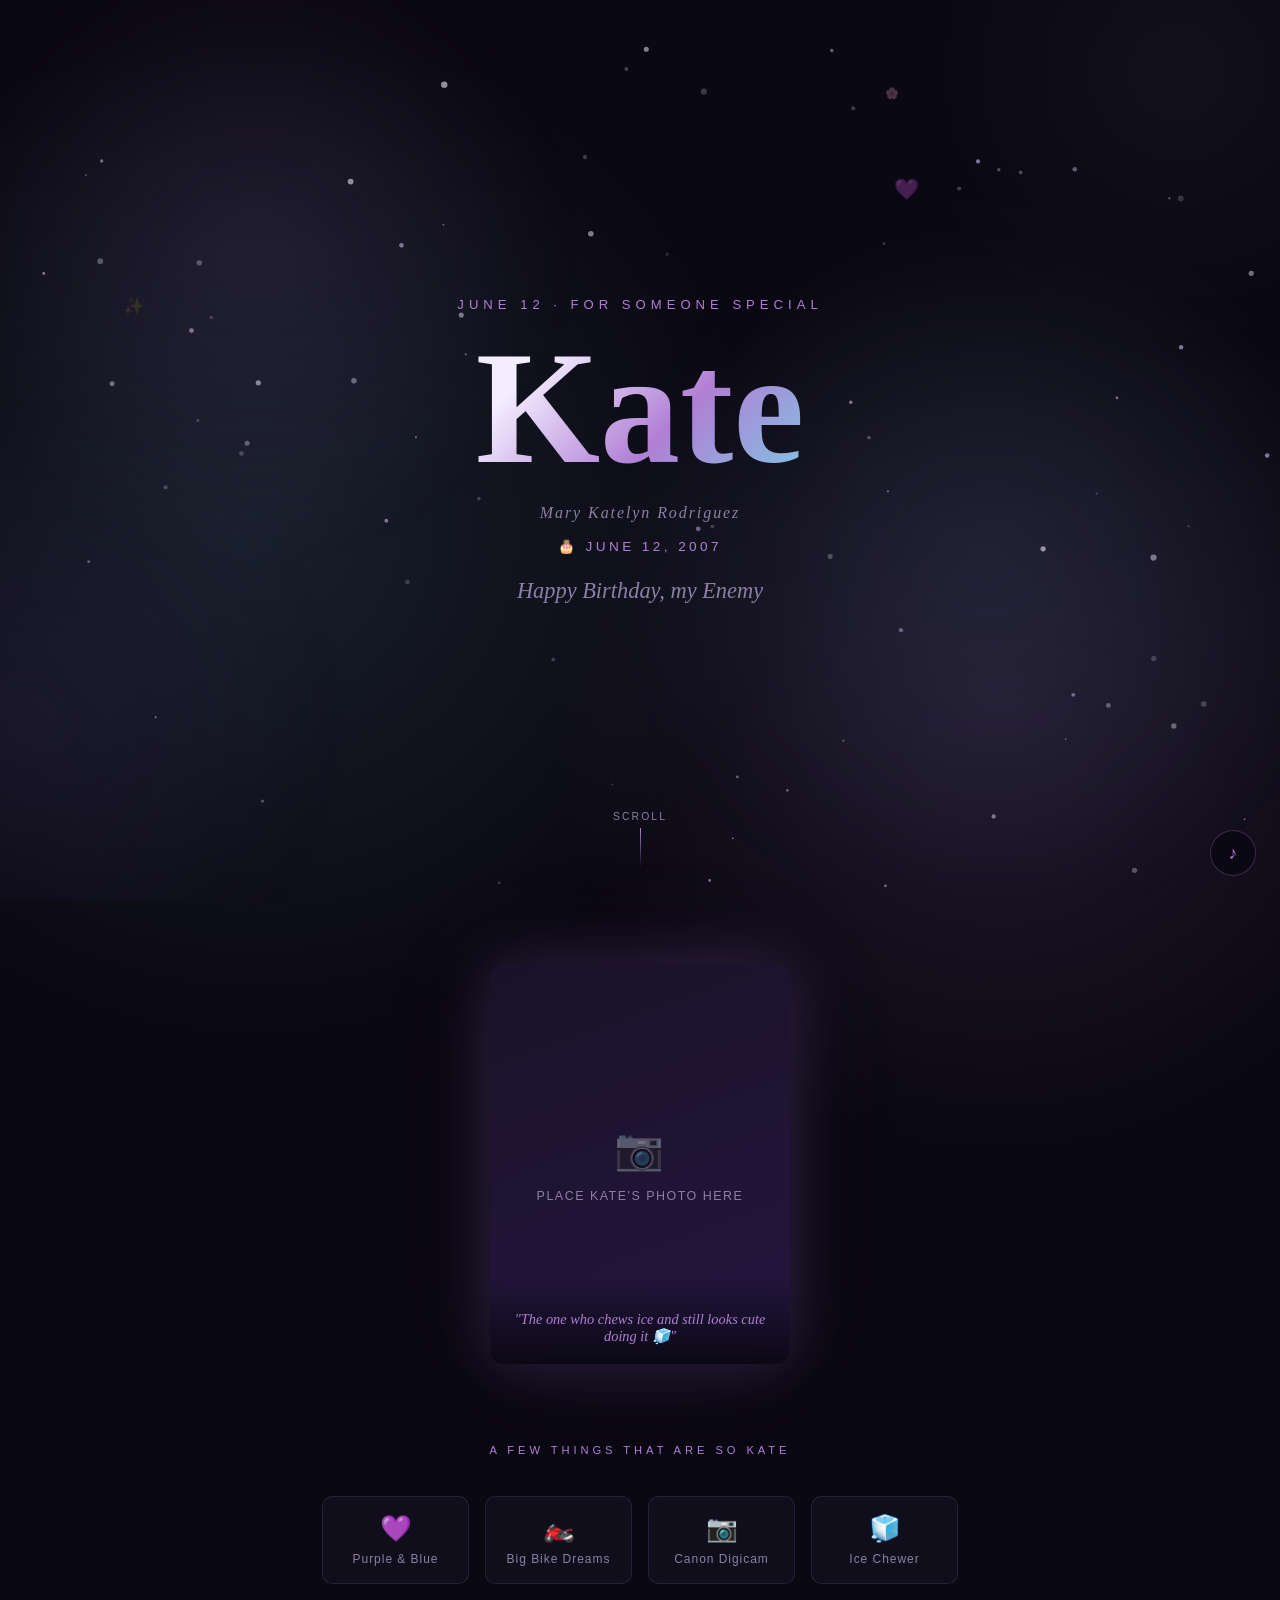
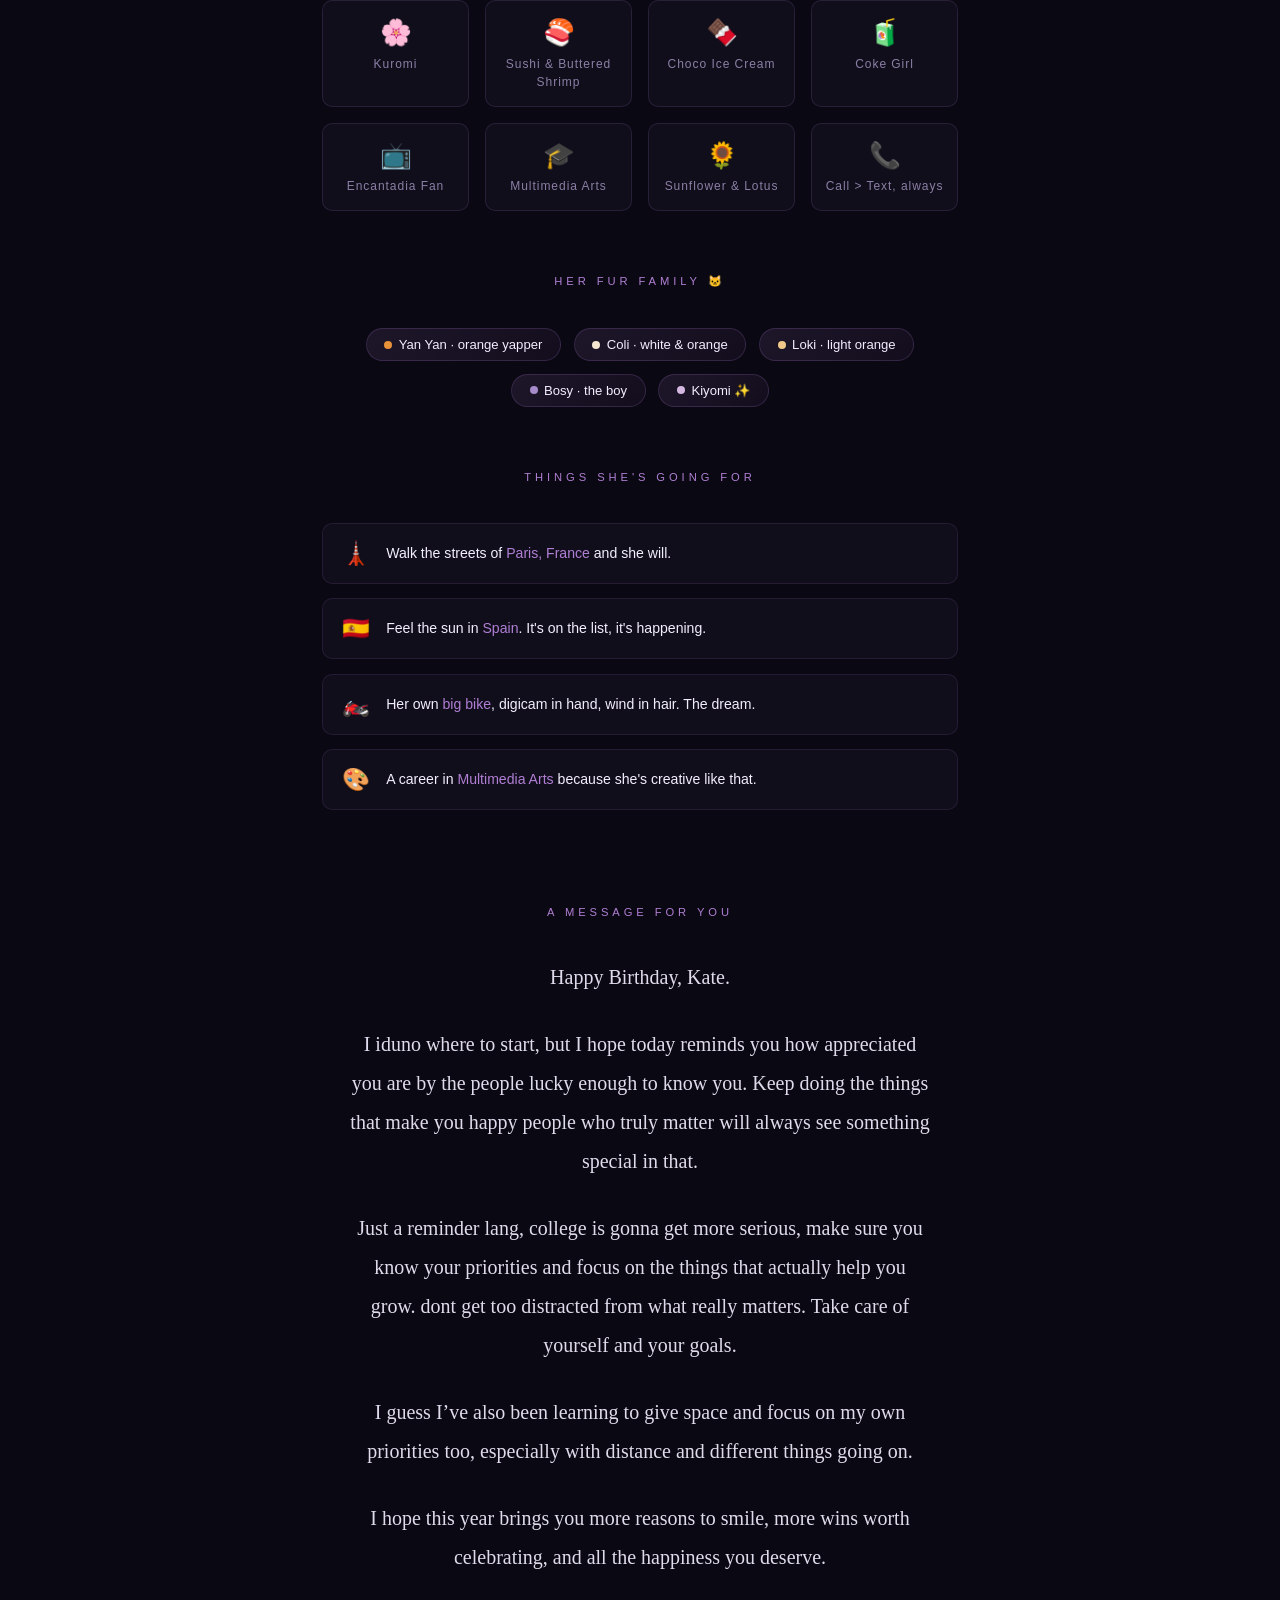
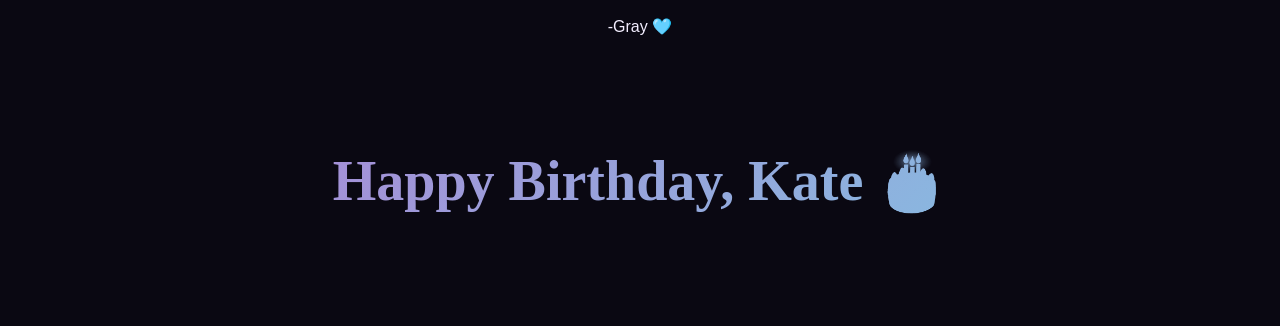
<file: happy_birthday.html>
<!doctype html>
<html lang="en">
  <head>
    <meta charset="UTF-8" />
    <meta name="viewport" content="width=device-width, initial-scale=1.0" />
    <title>Happy Birthday, Kate 🎂</title>
    <link
      href="https://fonts.googleapis.com/css2?family=Playfair+Display:ital,wght@0,400;0,700;1,400&family=Lato:wght@300;400&display=swap"
      rel="stylesheet"
    />
    <style>
      *,
      *::before,
      *::after {
        box-sizing: border-box;
        margin: 0;
        padding: 0;
      }

      :root {
        --bg: #0a0812;
        --surface: #110e1c;
        --accent: #b07fd4;
        --accent2: #7b52ab;
        --blue: #7ec8e3;
        --text: #f3eeff;
        --muted: #8b7fa5;
        --glow: rgba(176, 127, 212, 0.2);
      }

      html {
        scroll-behavior: smooth;
      }

      body {
        background:
          radial-gradient(circle at 20% 15%, rgba(126, 200, 227, 0.12), transparent 32rem),
          radial-gradient(circle at 78% 20%, rgba(176, 127, 212, 0.14), transparent 28rem),
          var(--bg);
        color: var(--text);
        font-family: Arial, Helvetica, sans-serif;
        font-weight: 300;
        overflow-x: hidden;
        min-height: 100vh;
      }

      .ambient-bg,
      #particles {
        position: fixed;
        inset: 0;
        pointer-events: none;
      }

      .ambient-bg {
        z-index: 0;
        overflow: hidden;
      }

      .ambient-bg::before,
      .ambient-bg::after {
        content: "";
        position: absolute;
        inset: -25%;
        opacity: 0.55;
        filter: blur(22px);
        animation: ambientDrift 34s ease-in-out infinite alternate;
      }

      .ambient-bg::before {
        background:
          radial-gradient(circle at 30% 35%, rgba(176, 127, 212, 0.2), transparent 20rem),
          radial-gradient(circle at 68% 58%, rgba(126, 200, 227, 0.16), transparent 24rem);
      }

      .ambient-bg::after {
        background:
          radial-gradient(circle at 78% 22%, rgba(255, 255, 255, 0.07), transparent 18rem),
          radial-gradient(circle at 18% 70%, rgba(123, 82, 171, 0.18), transparent 20rem);
        animation-duration: 46s;
        animation-direction: alternate-reverse;
      }

      #particles {
        z-index: 0;
      }

      .hero {
        position: relative;
        z-index: 1;
        min-height: 100vh;
        display: flex;
        flex-direction: column;
        align-items: center;
        justify-content: center;
        text-align: center;
        padding: 2rem;
        gap: 1rem;
      }

      .eyebrow {
        font-size: clamp(0.65rem, 2vw, 0.82rem);
        letter-spacing: 0.38em;
        text-transform: uppercase;
        color: var(--accent);
        opacity: 0;
        animation: fadeUp 0.8s 0.3s forwards;
      }

      .hero-name {
        font-family: cursive;
        font-size: clamp(4rem, 14vw, 10rem);
        font-weight: 700;
        line-height: 1;
        background: linear-gradient(
          135deg,
          var(--text) 20%,
          var(--accent) 60%,
          var(--blue)
        );
        -webkit-background-clip: text;
        -webkit-text-fill-color: transparent;
        background-clip: text;
        opacity: 0;
        animation: fadeUp 1s 0.6s forwards;
      }

      .hero-fullname {
        font-family: cursive;
        font-style: italic;
        font-size: clamp(0.8rem, 2vw, 1rem);
        color: var(--muted);
        letter-spacing: 0.12em;
        opacity: 0;
        animation: fadeUp 0.7s 1s forwards;
      }

      .hero-bday {
        font-size: clamp(0.7rem, 1.8vw, 0.85rem);
        letter-spacing: 0.25em;
        text-transform: uppercase;
        color: var(--accent);
        opacity: 0;
        animation: fadeUp 0.7s 1.2s forwards;
      }

      .hero-sub {
        font-family: cursive;
        font-style: italic;
        font-size: clamp(1rem, 3vw, 1.4rem);
        color: var(--muted);
        opacity: 0;
        animation: fadeUp 0.8s 1.5s forwards;
        margin-top: 0.5rem;
      }

      .scroll-hint {
        position: absolute;
        bottom: 2rem;
        display: flex;
        flex-direction: column;
        align-items: center;
        gap: 0.4rem;
        color: var(--muted);
        font-size: 0.65rem;
        letter-spacing: 0.2em;
        text-transform: uppercase;
        opacity: 0;
        animation: fadeIn 1s 2.2s forwards;
      }
      .scroll-hint .line {
        width: 1px;
        height: 40px;
        background: linear-gradient(to bottom, var(--accent), transparent);
        animation: lineGrow 1.5s 2.8s ease-in-out infinite;
      }

      .photo-section {
        position: relative;
        z-index: 1;
        display: flex;
        justify-content: center;
        padding: 4rem 2rem 2rem;
      }

      .photo-frame {
        position: relative;
        width: min(300px, 82vw);
        aspect-ratio: 3/4;
        border-radius: 14px;
        overflow: hidden;
        box-shadow:
          0 0 60px var(--glow),
          0 0 120px rgba(123, 82, 171, 0.1);
        opacity: 0;
        transform: translateY(40px);
        transition:
          opacity 0.9s,
          transform 0.9s;
      }
      .photo-frame.visible {
        opacity: 1;
        transform: translateY(0);
      }
      .photo-frame img {
        width: 100%;
        height: 100%;
        object-fit: cover;
        filter: saturate(0.92) contrast(1.04);
      }

      .photo-placeholder {
        width: 100%;
        height: 100%;
        background: linear-gradient(160deg, #1a1228, #231640);
        display: flex;
        flex-direction: column;
        align-items: center;
        justify-content: center;
        gap: 1rem;
        color: var(--muted);
        font-size: 0.78rem;
        letter-spacing: 0.12em;
        text-transform: uppercase;
        text-align: center;
        padding: 1.5rem;
      }
      .photo-placeholder .icon {
        font-size: 2.5rem;
        opacity: 0.4;
      }

      .photo-caption {
        position: absolute;
        bottom: 0;
        left: 0;
        right: 0;
        background: linear-gradient(to top, rgba(10, 8, 18, 0.95), transparent);
        padding: 2rem 1.2rem 1.2rem;
        font-family: cursive;
        font-style: italic;
        font-size: 0.9rem;
        color: var(--accent);
        text-align: center;
      }

      .about-section {
        position: relative;
        z-index: 1;
        max-width: 700px;
        margin: 0 auto;
        padding: 3rem 2rem;
        opacity: 0;
        transform: translateY(40px);
        transition:
          opacity 0.9s,
          transform 0.9s;
      }
      .about-section.visible {
        opacity: 1;
        transform: translateY(0);
      }

      .section-label {
        font-size: 0.7rem;
        letter-spacing: 0.35em;
        text-transform: uppercase;
        color: var(--accent);
        text-align: center;
        margin-bottom: 2.5rem;
      }

      .things-grid {
        display: grid;
        grid-template-columns: repeat(auto-fill, minmax(140px, 1fr));
        gap: 1rem;
      }

      .thing-card {
        background: var(--surface);
        border: 1px solid rgba(176, 127, 212, 0.15);
        border-radius: 10px;
        padding: 1rem 0.8rem;
        text-align: center;
        transition:
          border-color 0.3s,
          box-shadow 0.3s;
      }
      .thing-card:hover {
        border-color: rgba(176, 127, 212, 0.45);
        box-shadow: 0 0 20px var(--glow);
      }
      .thing-card .emoji {
        font-size: 1.6rem;
        display: block;
        margin-bottom: 0.4rem;
      }
      .thing-card .label {
        font-size: 0.75rem;
        color: var(--muted);
        letter-spacing: 0.08em;
      }

      .cats-section {
        position: relative;
        z-index: 1;
        max-width: 700px;
        margin: 0 auto;
        padding: 1rem 2rem 3rem;
        opacity: 0;
        transform: translateY(40px);
        transition:
          opacity 0.9s 0.1s,
          transform 0.9s 0.1s;
      }
      .cats-section.visible {
        opacity: 1;
        transform: translateY(0);
      }

      .cats-grid {
        display: flex;
        flex-wrap: wrap;
        justify-content: center;
        gap: 0.8rem;
        margin-top: 0.5rem;
      }

      .cat-chip {
        background: linear-gradient(
          135deg,
          rgba(176, 127, 212, 0.12),
          rgba(123, 82, 171, 0.08)
        );
        border: 1px solid rgba(176, 127, 212, 0.2);
        border-radius: 999px;
        padding: 0.5rem 1.1rem;
        font-size: 0.82rem;
        color: var(--text);
        display: flex;
        align-items: center;
        gap: 0.4rem;
      }
      .cat-chip .dot {
        width: 8px;
        height: 8px;
        border-radius: 50%;
        flex-shrink: 0;
      }

      .dreams-section {
        position: relative;
        z-index: 1;
        max-width: 700px;
        margin: 0 auto;
        padding: 1rem 2rem 4rem;
        opacity: 0;
        transform: translateY(40px);
        transition:
          opacity 0.9s 0.15s,
          transform 0.9s 0.15s;
      }
      .dreams-section.visible {
        opacity: 1;
        transform: translateY(0);
      }

      .dream-list {
        display: flex;
        flex-direction: column;
        gap: 0.9rem;
        margin-top: 0.5rem;
      }

      .dream-item {
        display: flex;
        align-items: center;
        gap: 1rem;
        background: var(--surface);
        border: 1px solid rgba(176, 127, 212, 0.12);
        border-radius: 10px;
        padding: 1rem 1.2rem;
      }
      .dream-item .dream-icon {
        font-size: 1.4rem;
        flex-shrink: 0;
      }
      .dream-item .dream-text {
        font-size: 0.88rem;
        line-height: 1.5;
        color: var(--text);
      }
      .dream-item .dream-text strong {
        color: var(--accent);
        font-weight: 400;
      }

      .message-section {
        position: relative;
        z-index: 1;
        max-width: 660px;
        margin: 0 auto;
        padding: 2rem 2.5rem 4rem;
        text-align: center;
        opacity: 0;
        transform: translateY(40px);
        transition:
          opacity 0.9s 0.2s,
          transform 0.9s 0.2s;
      }
      .message-section.visible {
        opacity: 1;
        transform: translateY(0);
      }

      .message-body {
        font-family: cursive;
        font-size: clamp(1rem, 2.5vw, 1.25rem);
        line-height: 1.95;
        color: var(--text);
        opacity: 0.92;
      }
      .message-body p + p {
        margin-top: 1.4em;
      }

      .message-sig {
        margin-top: 2.5rem;
        font-family: cursive;
        font-style: italic;
        font-size: 1rem;
        color: var(--accent);
      }

      .closing {
        position: relative;
        z-index: 1;
        text-align: center;
        padding: 3rem 2rem 7rem;
        opacity: 0;
        transition: opacity 1s;
      }
      .closing.visible {
        opacity: 1;
      }

      .closing-text {
        font-family: cursive;
        font-size: clamp(1.8rem, 6vw, 3.5rem);
        font-weight: 700;
        background: linear-gradient(135deg, var(--accent), var(--blue));
        -webkit-background-clip: text;
        -webkit-text-fill-color: transparent;
        background-clip: text;
      }
      .closing-sub {
        margin-top: 1rem;
        font-size: 0.82rem;
        color: var(--muted);
        letter-spacing: 0.15em;
        text-transform: uppercase;
      }

      .music-btn {
        position: fixed;
        bottom: 1.5rem;
        right: 1.5rem;
        z-index: 100;
        width: 46px;
        height: 46px;
        border-radius: 50%;
        border: 1px solid rgba(176, 127, 212, 0.3);
        background: rgba(10, 8, 18, 0.85);
        backdrop-filter: blur(8px);
        color: var(--accent);
        font-size: 1.1rem;
        cursor: pointer;
        display: flex;
        align-items: center;
        justify-content: center;
        transition:
          border-color 0.3s,
          box-shadow 0.3s;
      }
      .music-btn:hover {
        border-color: var(--accent);
        box-shadow: 0 0 20px var(--glow);
      }
      .music-btn.playing {
        box-shadow: 0 0 25px var(--glow);
      }

      @keyframes fadeUp {
        from {
          opacity: 0;
          transform: translateY(24px);
        }
        to {
          opacity: 1;
          transform: translateY(0);
        }
      }
      @keyframes fadeIn {
        from {
          opacity: 0;
        }
        to {
          opacity: 1;
        }
      }
      @keyframes lineGrow {
        0%,
        100% {
          transform: scaleY(1);
          opacity: 0.5;
        }
        50% {
          transform: scaleY(1.4);
          opacity: 1;
        }
      }

      @keyframes ambientDrift {
        from {
          transform: translate3d(-2%, -1%, 0) scale(1);
        }
        to {
          transform: translate3d(2%, 3%, 0) scale(1.08);
        }
      }

      @media (prefers-reduced-motion: reduce) {
        *,
        *::before,
        *::after {
          animation-duration: 0.01ms !important;
          transition-duration: 0.01ms !important;
        }
      }
    </style>
  </head>
  <body>
    <div class="ambient-bg" aria-hidden="true"></div>
    <canvas id="particles" aria-hidden="true"></canvas>

    <section class="hero">
      <p class="eyebrow">June 12 · For someone special</p>
      <h1 class="hero-name">Kate</h1>
      <p class="hero-fullname">Mary Katelyn Rodriguez</p>
      <p class="hero-bday">🎂 June 12, 2007</p>
      <p class="hero-sub">Happy Birthday, my Enemy</p>
      <div class="scroll-hint">
        <span>scroll</span>
        <div class="line"></div>
      </div>
    </section>

    <section class="photo-section">
      <div class="photo-frame" id="photoFrame">
        <div class="photo-placeholder">
          <span class="icon">📷</span>
          <span>Place Kate's photo here</span>
        </div>
        <div class="photo-caption">
          "The one who chews ice and still looks cute doing it 🧊"
        </div>
      </div>
    </section>

    <section class="about-section" id="aboutSection">
      <p class="section-label">A few things that are so Kate</p>
      <div class="things-grid">
        <div class="thing-card">
          <span class="emoji">💜</span><span class="label">Purple & Blue</span>
        </div>
        <div class="thing-card">
          <span class="emoji">🏍️</span
          ><span class="label">Big Bike Dreams</span>
        </div>
        <div class="thing-card">
          <span class="emoji">📷</span><span class="label">Canon Digicam</span>
        </div>
        <div class="thing-card">
          <span class="emoji">🧊</span><span class="label">Ice Chewer</span>
        </div>
        <div class="thing-card">
          <span class="emoji">🌸</span><span class="label">Kuromi</span>
        </div>
        <div class="thing-card">
          <span class="emoji">🍣</span
          ><span class="label">Sushi & Buttered Shrimp</span>
        </div>
        <div class="thing-card">
          <span class="emoji">🍫</span
          ><span class="label">Choco Ice Cream</span>
        </div>
        <div class="thing-card">
          <span class="emoji">🧃</span><span class="label">Coke Girl</span>
        </div>
        <div class="thing-card">
          <span class="emoji">📺</span><span class="label">Encantadia Fan</span>
        </div>
        <div class="thing-card">
          <span class="emoji">🎓</span
          ><span class="label">Multimedia Arts</span>
        </div>
        <div class="thing-card">
          <span class="emoji">🌻</span
          ><span class="label">Sunflower & Lotus</span>
        </div>
        <div class="thing-card">
          <span class="emoji">📞</span
          ><span class="label">Call > Text, always</span>
        </div>
      </div>
    </section>

    <section class="cats-section" id="catsSection">
      <p class="section-label">Her fur family 🐱</p>
      <div class="cats-grid">
        <div class="cat-chip">
          <span class="dot" style="background: #e8923a"></span> Yan Yan · orange
          yapper
        </div>
        <div class="cat-chip">
          <span class="dot" style="background: #f5e6d0"></span> Coli · white &
          orange
        </div>
        <div class="cat-chip">
          <span class="dot" style="background: #f0c98a"></span> Loki · light
          orange
        </div>
        <div class="cat-chip">
          <span class="dot" style="background: #a78bca"></span> Bosy · the boy
        </div>
        <div class="cat-chip">
          <span class="dot" style="background: #d4b8e0"></span> Kiyomi ✨
        </div>
      </div>
    </section>

    <section class="dreams-section" id="dreamsSection">
      <p class="section-label">Things she's going for</p>
      <div class="dream-list">
        <div class="dream-item">
          <span class="dream-icon">🗼</span>
          <span class="dream-text"
            >Walk the streets of <strong>Paris, France</strong>   and she
            will.</span
          >
        </div>
        <div class="dream-item">
          <span class="dream-icon">🇪🇸</span>
          <span class="dream-text"
            >Feel the sun in <strong>Spain</strong>. It's on the list, it's
            happening.</span
          >
        </div>
        <div class="dream-item">
          <span class="dream-icon">🏍️</span>
          <span class="dream-text"
            >Her own <strong>big bike</strong>, digicam in hand, wind in hair.
            The dream.</span
          >
        </div>
        <div class="dream-item">
          <span class="dream-icon">🎨</span>
          <span class="dream-text"
            >A career in <strong>Multimedia Arts</strong>   because she's
            creative like that.</span
          >
        </div>
      </div>
    </section>

    <section class="message-section" id="msgSection">
      <p class="section-label">A message for you</p>
      <div class="message-body">
        <p>Happy Birthday, Kate.</p>

        <p>
          I iduno where to start, but I hope today reminds you how appreciated
          you are by the people lucky enough to know you. Keep doing the things
          that make you happy people who truly matter will always see something
          special in that.
        </p>

        <p>
          Just a reminder lang, college is gonna get more serious, make sure you
          know your priorities and focus on the things that actually help you
          grow. dont get too distracted from what really matters. Take care of
          yourself and your goals.
        </p>

        <p>
          I guess I’ve also been learning to give space and focus on my own
          priorities too, especially with distance and different things going
          on.
        </p>

        <p>
          I hope this year brings you more reasons to smile, more wins worth
          celebrating, and all the happiness you deserve.
        </p>
      </div>
      <p class="message-sig"></p>-Gray 🩵</p>
    </section>

    <section class="closing" id="closing">
      <p class="closing-text">Happy Birthday, Kate 🎂</p>
    </section>
    <audio id="bgMusic" loop>
      <source src="song (1).mp3" type="audio/mpeg" />
    </audio>
    <button class="music-btn" id="musicBtn" title="Toggle music">♪</button>

    <script>
      const canvas = document.getElementById("particles");
      const ctx = canvas.getContext("2d");
      let W,
        H,
        pts = [];
      const SYMBOLS = ["💜", "🌸", "✨", "🧊", "🍣", "🏍️", "📷", "🌻"];

      function resize() {
        W = canvas.width = window.innerWidth;
        H = canvas.height = window.innerHeight;
      }

      function spawnSnowflake(fromTop = true) {
        return {
          x: Math.random() * W,
          y: fromTop ? -20 : Math.random() * H,
          r: Math.random() * 2.4 + 0.8,
          speed: Math.random() * 0.32 + 0.12,
          drift: (Math.random() - 0.5) * 0.22,
          sway: Math.random() * Math.PI * 2,
          swaySpeed: Math.random() * 0.006 + 0.002,
          alpha: Math.random() * 0.45 + 0.18,
          symbol:
            Math.random() < 0.08
              ? SYMBOLS[Math.floor(Math.random() * SYMBOLS.length)]
              : null,
        };
      }

      function fillSnow() {
        pts = [];
        const count = Math.min(95, Math.max(55, Math.floor(W / 16)));
        for (let i = 0; i < count; i++) pts.push(spawnSnowflake(false));
      }

      function draw() {
        ctx.clearRect(0, 0, W, H);
        pts.forEach((p) => {
          const swayOffset = Math.sin(p.sway) * 0.35;
          if (p.symbol) {
            ctx.globalAlpha = p.alpha * 0.58;
            ctx.font = `${p.r * 6.5}px serif`;
            ctx.fillText(p.symbol, p.x + swayOffset, p.y);
          } else {
            ctx.beginPath();
            ctx.arc(p.x + swayOffset, p.y, p.r, 0, Math.PI * 2);
            ctx.fillStyle = p.r > 2.5 ? "#f3eeff" : "#cdb9e6";
            ctx.globalAlpha = p.alpha;
            ctx.fill();
          }
          ctx.globalAlpha = 1;
          p.y += p.speed;
          p.x += p.drift;
          p.sway += p.swaySpeed;
          if (p.y > H + 24 || p.x < -24 || p.x > W + 24)
            Object.assign(p, spawnSnowflake(true));
        });
        requestAnimationFrame(draw);
      }

      window.addEventListener("resize", () => {
        resize();
        fillSnow();
      });
      resize();
      fillSnow();
      draw();

      const revealEls = document.querySelectorAll(
        "#photoFrame, #aboutSection, #catsSection, #dreamsSection, #msgSection, #closing",
      );
      const obs = new IntersectionObserver(
        (entries) => {
          entries.forEach((e) => {
            if (e.isIntersecting) e.target.classList.add("visible");
          });
        },
        { threshold: 0.1 },
      );
      revealEls.forEach((el) => obs.observe(el));
      const audio = document.getElementById("bgMusic");
      const musicBtn = document.getElementById("musicBtn");
      let playing = false;
      musicBtn.addEventListener("click", () => {
        if (playing) {
          audio.pause();
          musicBtn.textContent = "♪";
          musicBtn.classList.remove("playing");
        } else {
          audio.play().catch(() => {});
          musicBtn.textContent = "⏸";
          musicBtn.classList.add("playing");
        }
        playing = !playing;
      });
    </script>
  </body>
</html>
</file>
